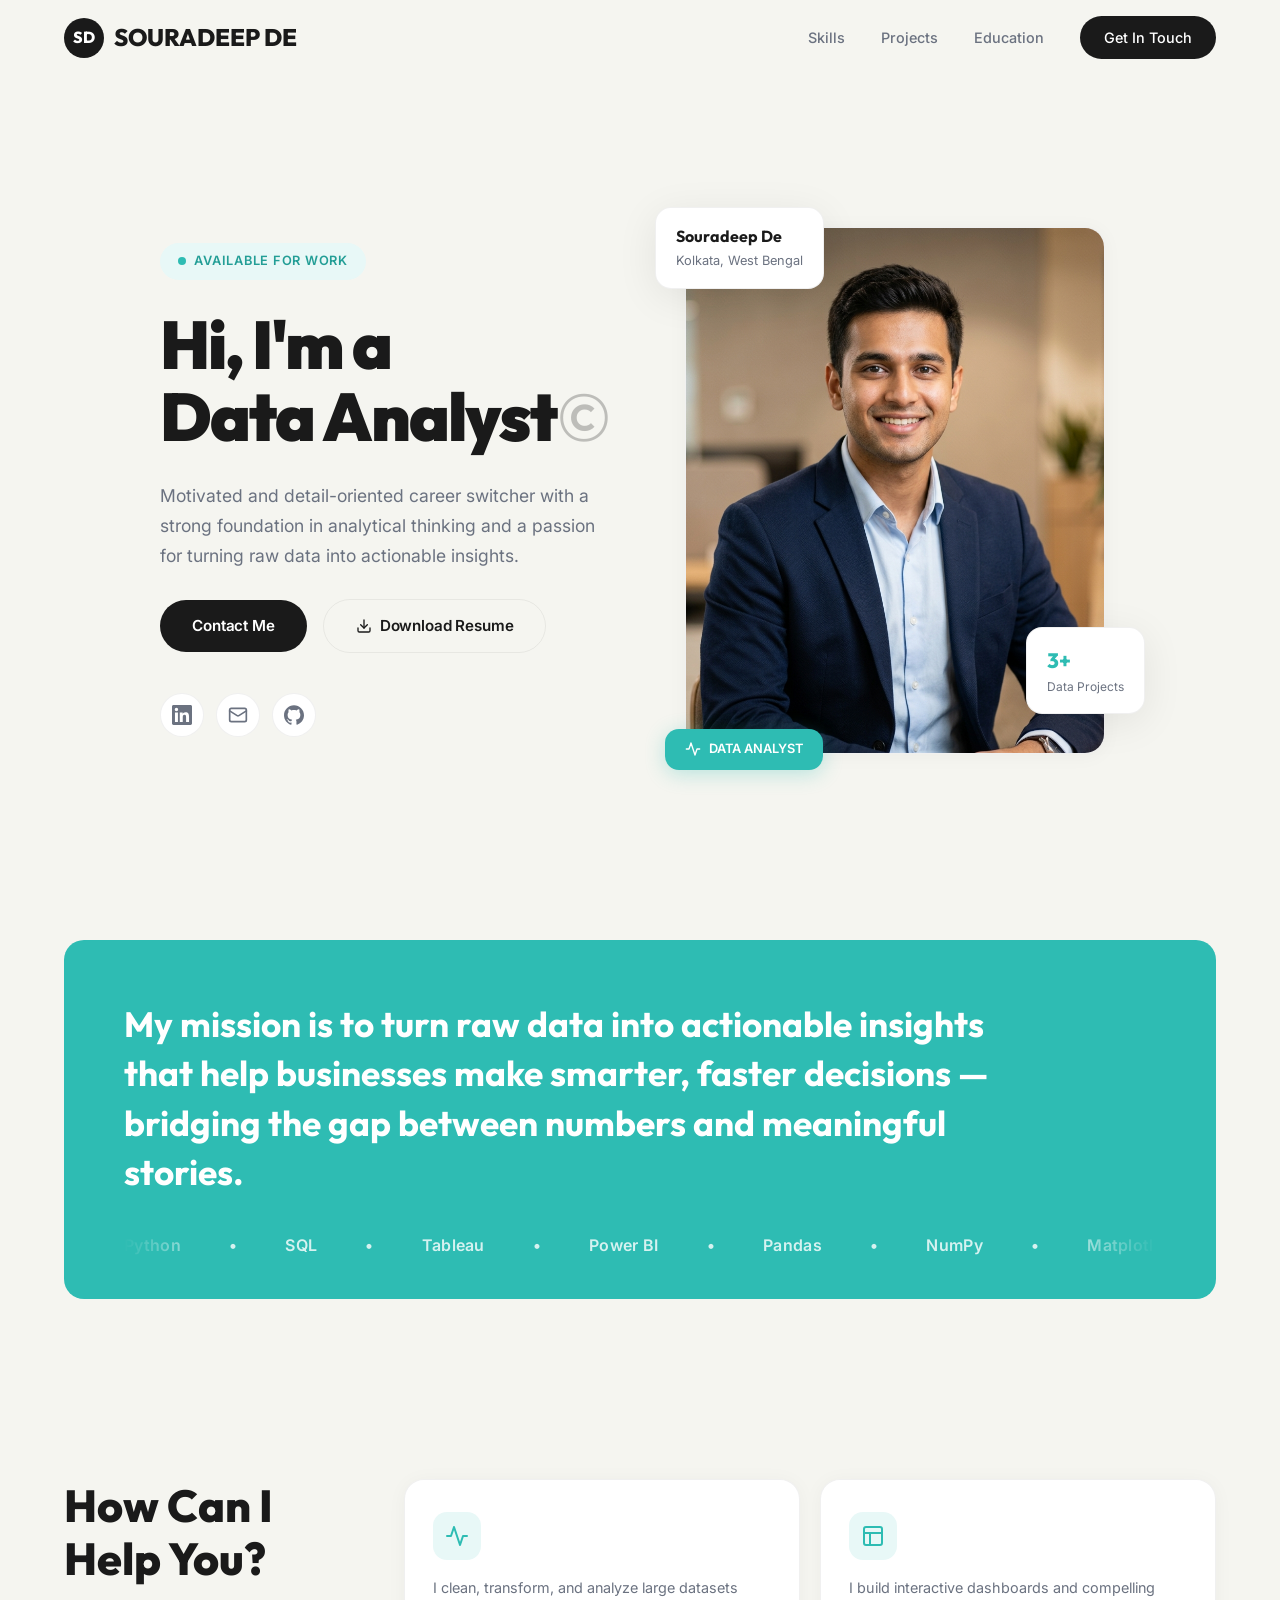
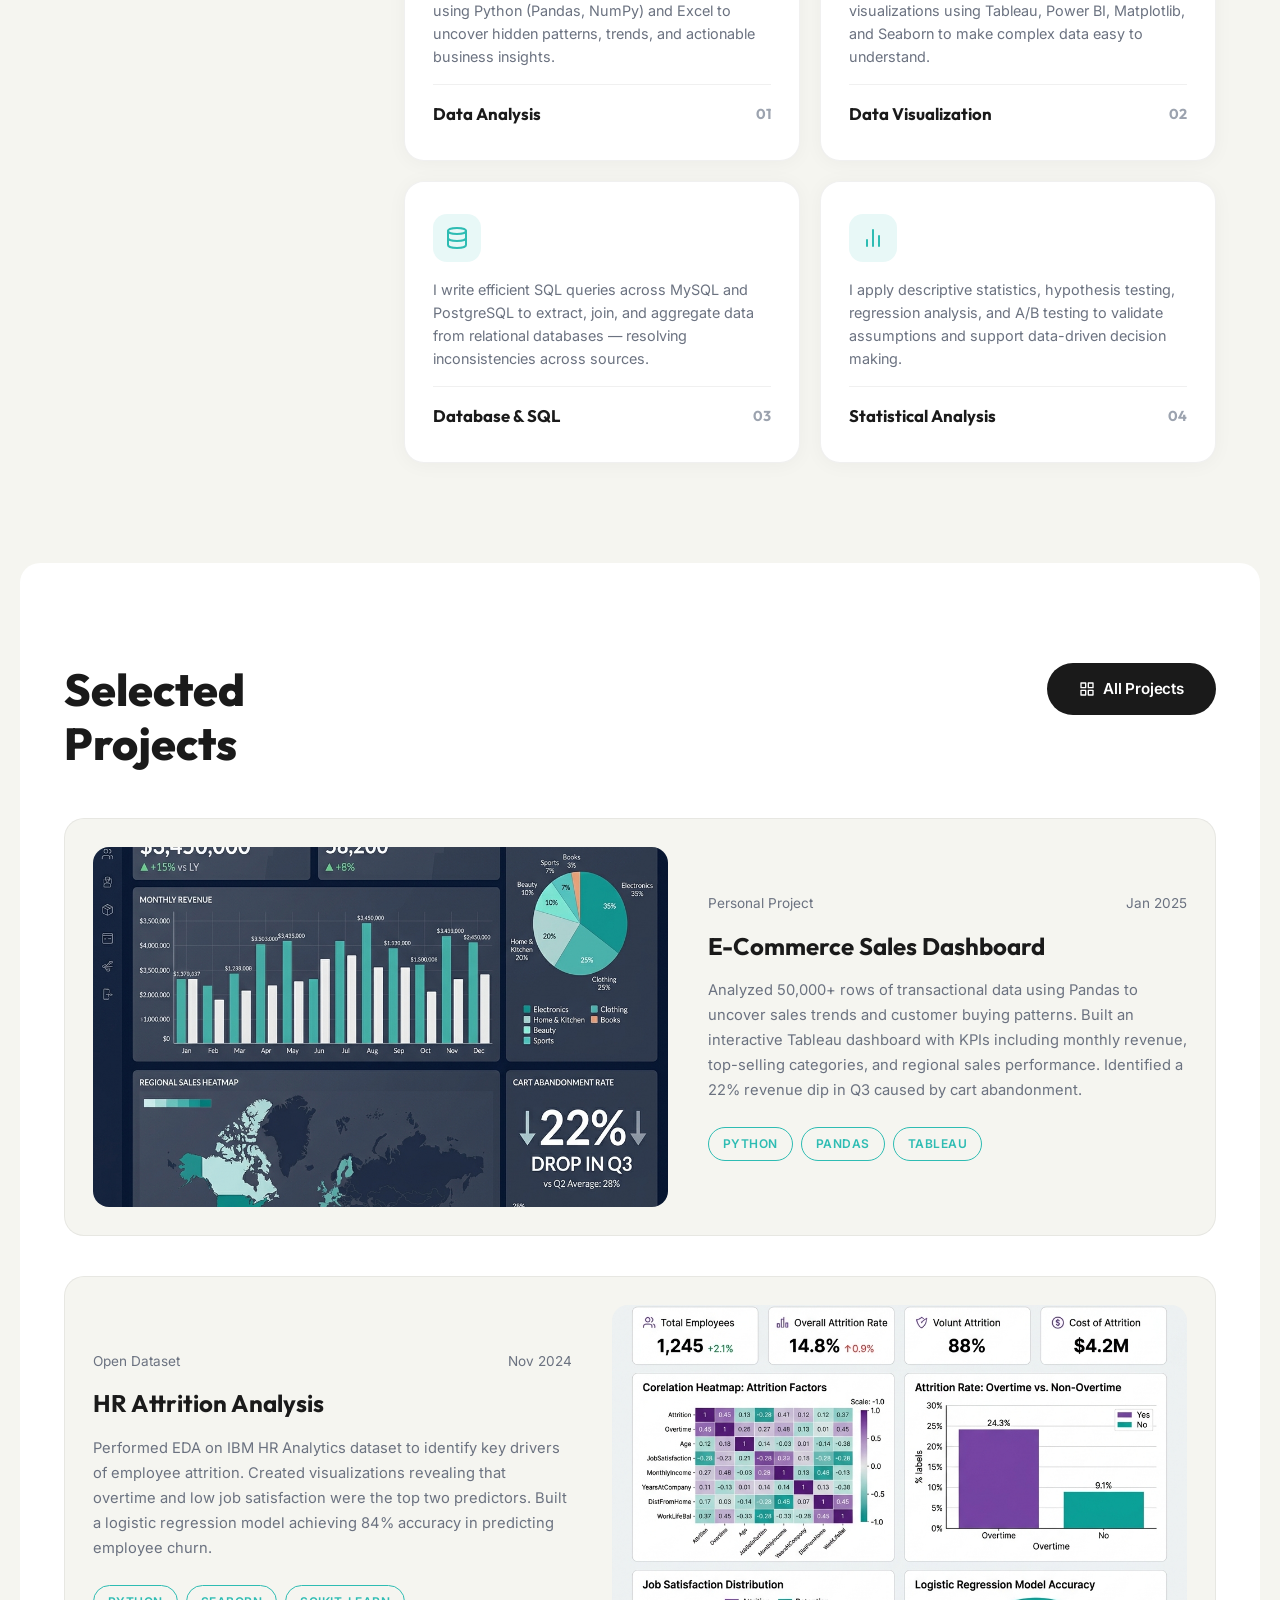
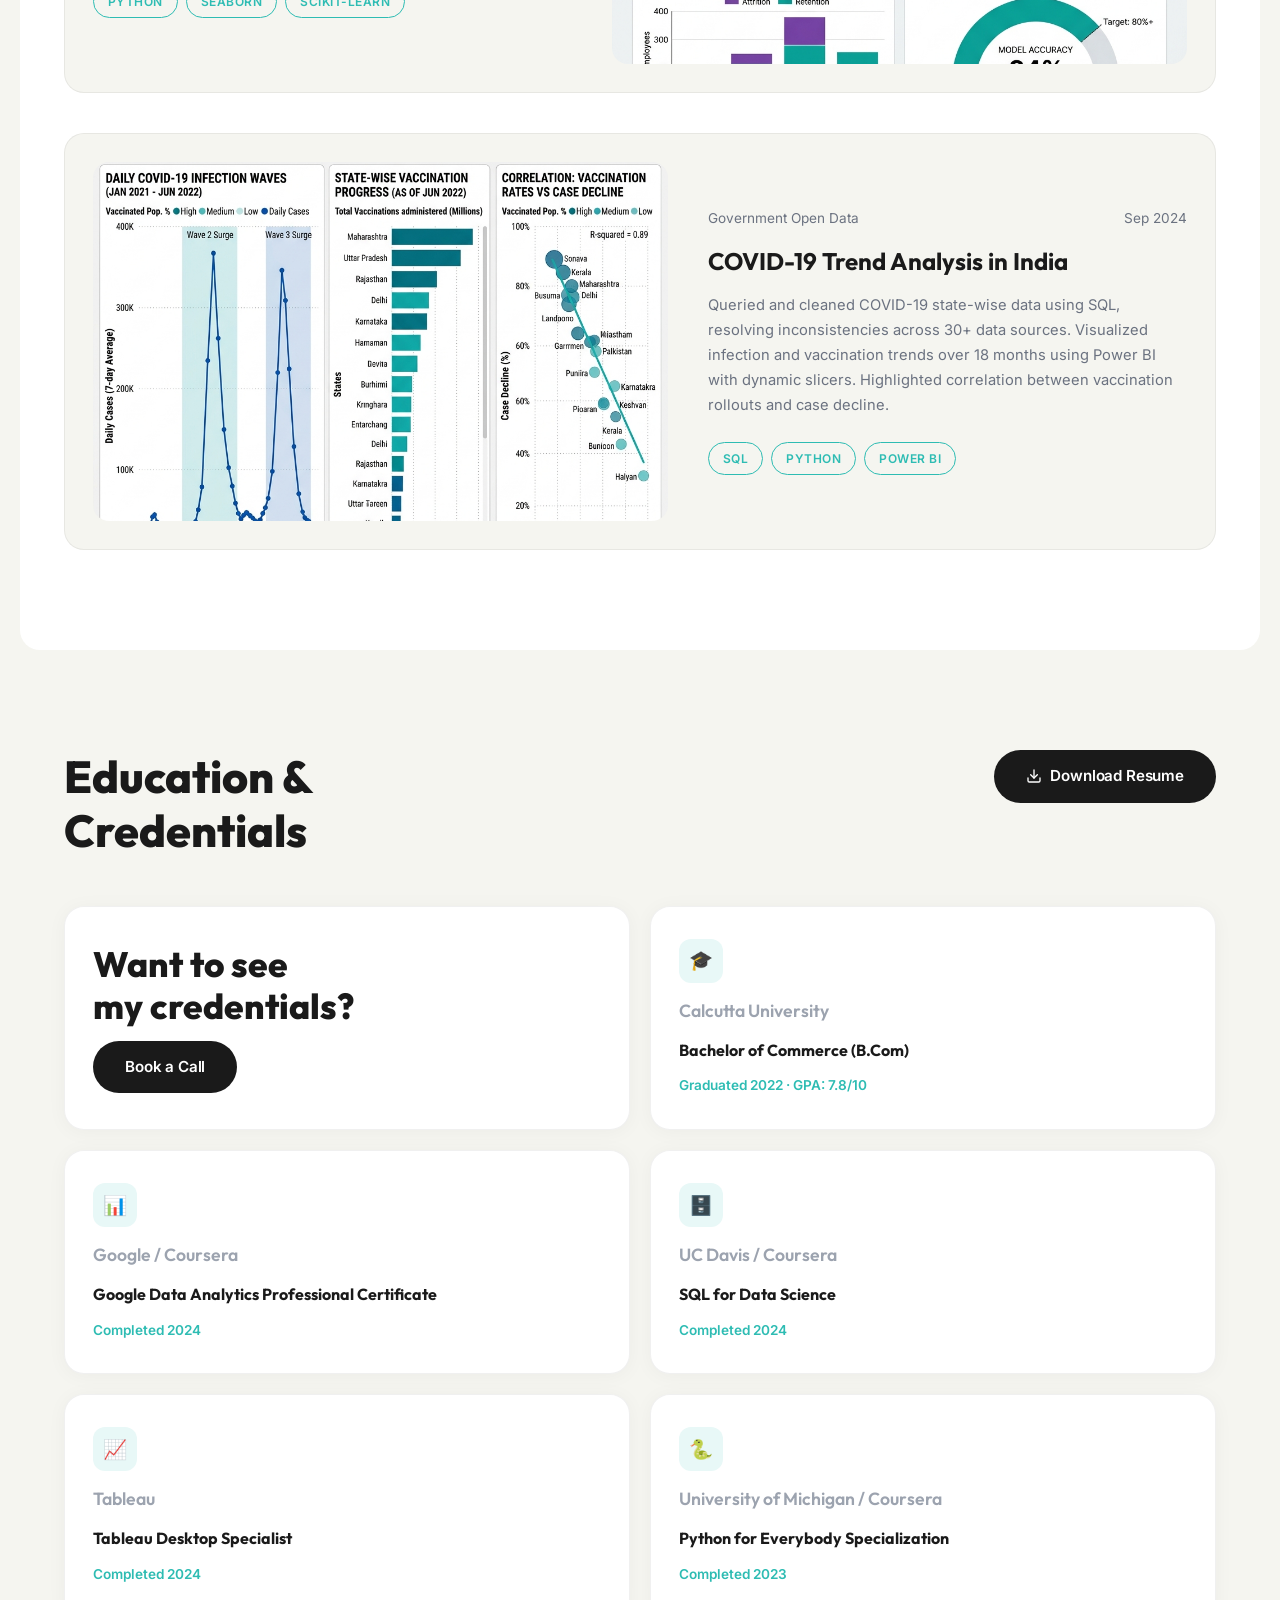
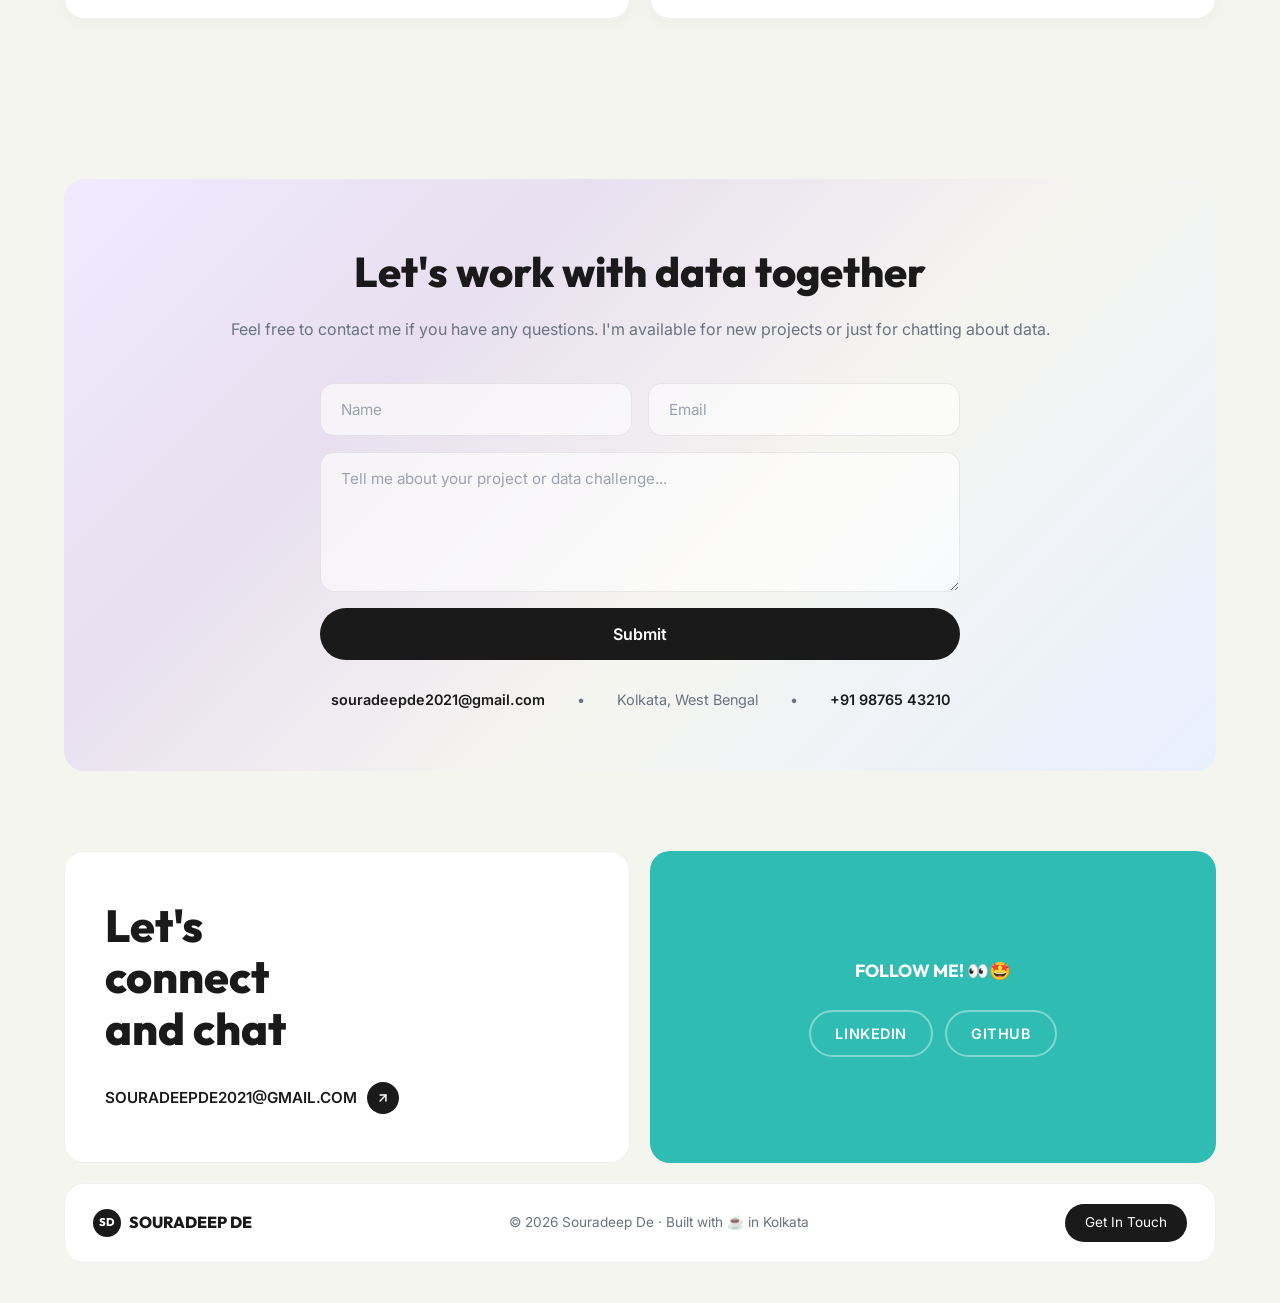
<file: index.html>
<!DOCTYPE html>
<html lang="en">
<head>
  <meta charset="UTF-8" />
  <meta name="viewport" content="width=device-width, initial-scale=1.0" />
  <title>Souradeep De — Data Analyst Portfolio</title>
  <meta name="description" content="Portfolio of Souradeep De, an aspiring Data Analyst based in Kolkata. Explore data projects, technical skills, and certifications in Python, SQL, Tableau, and Power BI." />
  <meta name="author" content="Souradeep De" />

  <!-- Open Graph -->
  <meta property="og:title" content="Souradeep De — Data Analyst Portfolio" />
  <meta property="og:description" content="Aspiring Data Analyst showcasing projects in Python, SQL, Tableau &amp; Power BI." />
  <meta property="og:type" content="website" />
  <meta property="og:image" content="assets/profile.png" />

  <!-- Twitter Card -->
  <meta name="twitter:card" content="summary_large_image" />
  <meta name="twitter:title" content="Souradeep De — Data Analyst Portfolio" />
  <meta name="twitter:description" content="Aspiring Data Analyst showcasing projects in Python, SQL, Tableau &amp; Power BI." />

  <link rel="stylesheet" href="style.css" />
  <link rel="icon" href="data:image/svg+xml,<svg xmlns='http://www.w3.org/2000/svg' viewBox='0 0 100 100'><text y='.9em' font-size='90'>📊</text></svg>" />
</head>
<body>

  <!-- ============ MOBILE OVERLAY ============ -->
  <div class="mobile-overlay" id="mobileOverlay"></div>

  <!-- ============ NAVBAR ============ -->
  <nav class="navbar" id="navbar">
    <div class="container">
      <a href="#" class="nav-logo">
        <span class="nav-logo-icon">SD</span>
        SOURADEEP DE
      </a>
      <div class="nav-links" id="navLinks">
        <a href="#skills">Skills</a>
        <a href="#projects">Projects</a>
        <a href="#education">Education</a>
        <a href="#contact" class="nav-cta">Get In Touch</a>
      </div>
      <div class="nav-hamburger" id="navHamburger">
        <span></span>
        <span></span>
        <span></span>
      </div>
    </div>
  </nav>

  <!-- ============ HERO SECTION ============ -->
  <section class="hero" id="hero">
    <div class="container">
      <div class="hero-content reveal">
        <div class="hero-badge">
          <span class="hero-badge-dot"></span>
          Available for Work
        </div>

        <h1 class="hero-title">Hi, I'm a<br/>Data Analyst<span style="opacity:0.25;font-weight:400;">©</span></h1>

        <p class="hero-subtitle">
          Motivated and detail-oriented career switcher with a strong foundation in analytical thinking and a passion for turning raw data into actionable insights.
        </p>

        <div class="hero-actions">
          <a href="#contact" class="btn btn-primary">Contact Me</a>
          <a href="Souradeep_De_Resume.pdf" target="_blank" class="btn btn-secondary">
            <svg width="16" height="16" viewBox="0 0 24 24" fill="none" stroke="currentColor" stroke-width="2" stroke-linecap="round" stroke-linejoin="round"><path d="M21 15v4a2 2 0 0 1-2 2H5a2 2 0 0 1-2-2v-4"/><polyline points="7 10 12 15 17 10"/><line x1="12" y1="15" x2="12" y2="3"/></svg>
            Download Resume
          </a>
        </div>

        <div class="hero-socials">
          <a href="https://www.linkedin.com/in/souradeepdeofficial/" target="_blank" rel="noopener noreferrer" aria-label="LinkedIn" id="social-linkedin">
            <svg viewBox="0 0 24 24" fill="currentColor"><path d="M20.447 20.452h-3.554v-5.569c0-1.328-.027-3.037-1.852-3.037-1.853 0-2.136 1.445-2.136 2.939v5.667H9.351V9h3.414v1.561h.046c.477-.9 1.637-1.85 3.37-1.85 3.601 0 4.267 2.37 4.267 5.455v6.286zM5.337 7.433a2.062 2.062 0 0 1-2.063-2.065 2.064 2.064 0 1 1 2.063 2.065zm1.782 13.019H3.555V9h3.564v11.452zM22.225 0H1.771C.792 0 0 .774 0 1.729v20.542C0 23.227.792 24 1.771 24h20.451C23.2 24 24 23.227 24 22.271V1.729C24 .774 23.2 0 22.222 0h.003z"/></svg>
          </a>
          <a href="mailto:souradeepde2021@gmail.com" aria-label="Email" id="social-email">
            <svg viewBox="0 0 24 24" fill="none" stroke="currentColor" stroke-width="2" stroke-linecap="round" stroke-linejoin="round"><rect x="2" y="4" width="20" height="16" rx="2"/><path d="m22 7-8.97 5.7a1.94 1.94 0 0 1-2.06 0L2 7"/></svg>
          </a>
          <a href="https://github.com/souradeepdeofficial" target="_blank" rel="noopener noreferrer" aria-label="GitHub" id="social-github">
            <svg viewBox="0 0 24 24" fill="currentColor"><path d="M12 .297c-6.63 0-12 5.373-12 12 0 5.303 3.438 9.8 8.205 11.385.6.113.82-.258.82-.577 0-.285-.01-1.04-.015-2.04-3.338.724-4.042-1.61-4.042-1.61C4.422 18.07 3.633 17.7 3.633 17.7c-1.087-.744.084-.729.084-.729 1.205.084 1.838 1.236 1.838 1.236 1.07 1.835 2.809 1.305 3.495.998.108-.776.417-1.305.76-1.605-2.665-.3-5.466-1.332-5.466-5.93 0-1.31.465-2.38 1.235-3.22-.135-.303-.54-1.523.105-3.176 0 0 1.005-.322 3.3 1.23.96-.267 1.98-.399 3-.405 1.02.006 2.04.138 3 .405 2.28-1.552 3.285-1.23 3.285-1.23.645 1.653.24 2.873.12 3.176.765.84 1.23 1.91 1.23 3.22 0 4.61-2.805 5.625-5.475 5.92.42.36.81 1.096.81 2.22 0 1.606-.015 2.896-.015 3.286 0 .315.21.69.825.57C20.565 22.092 24 17.592 24 12.297c0-6.627-5.373-12-12-12"/></svg>
          </a>

        </div>
      </div>

      <div class="hero-visual reveal">
        <div class="hero-photo-card">
          <!-- Floating info card -->
          <div class="hero-info-card">
            <h4>Souradeep De</h4>
            <p>Kolkata, West Bengal</p>
          </div>

          <!-- Photo -->
          <div class="hero-photo-wrapper">
            <img src="assets/profile.png" alt="Souradeep De — Aspiring Data Analyst" width="420" height="525" />
          </div>

          <!-- Tool badge -->
          <div class="hero-tool-badge">
            <svg width="16" height="16" viewBox="0 0 24 24" fill="none" stroke="currentColor" stroke-width="2" stroke-linecap="round" stroke-linejoin="round"><path d="M22 12h-4l-3 9L9 3l-3 9H2"/></svg>
            DATA ANALYST
          </div>

          <!-- Stats card -->
          <div class="hero-stats-card">
            <div class="stat-value">3+</div>
            <div class="stat-label">Data Projects</div>
          </div>
        </div>
      </div>
    </div>
  </section>

  <!-- ============ MISSION SECTION ============ -->
  <section class="mission" id="mission">
    <div class="container">
      <div class="mission-card reveal">
        <p class="mission-text">
          My mission is to turn raw data into actionable insights that help businesses make smarter, faster decisions — bridging the gap between numbers and meaningful stories.
        </p>
        <div class="mission-ticker-wrapper">
          <div class="mission-ticker">
            <span>Python</span>
            <span>•</span>
            <span>SQL</span>
            <span>•</span>
            <span>Tableau</span>
            <span>•</span>
            <span>Power BI</span>
            <span>•</span>
            <span>Pandas</span>
            <span>•</span>
            <span>NumPy</span>
            <span>•</span>
            <span>Matplotlib</span>
            <span>•</span>
            <span>Seaborn</span>
            <span>•</span>
            <span>Google Analytics</span>
            <span>•</span>
            <span>Excel</span>
            <span>•</span>
            <span>Jupyter Notebook</span>
            <span>•</span>
            <span>Git</span>
            <!-- Duplicate for seamless loop -->
            <span>•</span>
            <span>Python</span>
            <span>•</span>
            <span>SQL</span>
            <span>•</span>
            <span>Tableau</span>
            <span>•</span>
            <span>Power BI</span>
            <span>•</span>
            <span>Pandas</span>
            <span>•</span>
            <span>NumPy</span>
            <span>•</span>
            <span>Matplotlib</span>
            <span>•</span>
            <span>Seaborn</span>
            <span>•</span>
            <span>Google Analytics</span>
            <span>•</span>
            <span>Excel</span>
            <span>•</span>
            <span>Jupyter Notebook</span>
            <span>•</span>
            <span>Git</span>
          </div>
        </div>
      </div>
    </div>
  </section>

  <!-- ============ SKILLS SECTION ============ -->
  <section class="skills" id="skills">
    <div class="container">
      <div class="skills-header reveal">
        <h2 class="section-heading">How Can I Help You?</h2>
      </div>

      <div class="skills-grid">
        <!-- Skill 1 -->
        <div class="skill-card reveal">
          <div class="skill-card-icon">
            <svg viewBox="0 0 24 24" fill="none" stroke="currentColor" stroke-width="2" stroke-linecap="round" stroke-linejoin="round"><path d="M22 12h-4l-3 9L9 3l-3 9H2"/></svg>
          </div>
          <p class="skill-card-text">
            I clean, transform, and analyze large datasets using Python (Pandas, NumPy) and Excel to uncover hidden patterns, trends, and actionable business insights.
          </p>
          <div class="skill-card-footer">
            <span class="skill-card-name">Data Analysis</span>
            <span class="skill-card-num">01</span>
          </div>
        </div>

        <!-- Skill 2 -->
        <div class="skill-card reveal">
          <div class="skill-card-icon">
            <svg viewBox="0 0 24 24" fill="none" stroke="currentColor" stroke-width="2" stroke-linecap="round" stroke-linejoin="round"><rect x="3" y="3" width="18" height="18" rx="2"/><path d="M3 9h18"/><path d="M9 21V9"/></svg>
          </div>
          <p class="skill-card-text">
            I build interactive dashboards and compelling visualizations using Tableau, Power BI, Matplotlib, and Seaborn to make complex data easy to understand.
          </p>
          <div class="skill-card-footer">
            <span class="skill-card-name">Data Visualization</span>
            <span class="skill-card-num">02</span>
          </div>
        </div>

        <!-- Skill 3 -->
        <div class="skill-card reveal">
          <div class="skill-card-icon">
            <svg viewBox="0 0 24 24" fill="none" stroke="currentColor" stroke-width="2" stroke-linecap="round" stroke-linejoin="round"><ellipse cx="12" cy="5" rx="9" ry="3"/><path d="M3 5V19A9 3 0 0 0 21 19V5"/><path d="M3 12A9 3 0 0 0 21 12"/></svg>
          </div>
          <p class="skill-card-text">
            I write efficient SQL queries across MySQL and PostgreSQL to extract, join, and aggregate data from relational databases — resolving inconsistencies across sources.
          </p>
          <div class="skill-card-footer">
            <span class="skill-card-name">Database &amp; SQL</span>
            <span class="skill-card-num">03</span>
          </div>
        </div>

        <!-- Skill 4 -->
        <div class="skill-card reveal">
          <div class="skill-card-icon">
            <svg viewBox="0 0 24 24" fill="none" stroke="currentColor" stroke-width="2" stroke-linecap="round" stroke-linejoin="round"><line x1="18" y1="20" x2="18" y2="10"/><line x1="12" y1="20" x2="12" y2="4"/><line x1="6" y1="20" x2="6" y2="14"/></svg>
          </div>
          <p class="skill-card-text">
            I apply descriptive statistics, hypothesis testing, regression analysis, and A/B testing to validate assumptions and support data-driven decision making.
          </p>
          <div class="skill-card-footer">
            <span class="skill-card-name">Statistical Analysis</span>
            <span class="skill-card-num">04</span>
          </div>
        </div>
      </div>
    </div>
  </section>

  <!-- ============ PROJECTS SECTION ============ -->
  <section class="projects" id="projects">
    <div class="container">
      <div class="projects-header reveal">
        <h2 class="section-heading">Selected<br/>Projects</h2>
        <a href="projects.html" class="btn btn-primary" id="all-projects-btn">
          <svg width="16" height="16" viewBox="0 0 24 24" fill="none" stroke="currentColor" stroke-width="2" stroke-linecap="round" stroke-linejoin="round"><rect x="3" y="3" width="7" height="7"/><rect x="14" y="3" width="7" height="7"/><rect x="3" y="14" width="7" height="7"/><rect x="14" y="14" width="7" height="7"/></svg>
          All Projects
        </a>
      </div>

      <div class="projects-grid">

        <!-- Project 1: E-Commerce Sales Dashboard -->
        <div class="project-card reveal">
          <div class="project-image">
            <img src="assets/project-ecommerce.png" alt="E-Commerce Sales Dashboard — Tableau visualization showing monthly revenue, top categories, and regional sales" loading="lazy" />
          </div>
          <div class="project-info">
            <div class="project-meta">
              <span>Personal Project</span>
              <span>Jan 2025</span>
            </div>
            <h3 class="project-name">E-Commerce Sales Dashboard</h3>
            <p class="project-desc">
              Analyzed 50,000+ rows of transactional data using Pandas to uncover sales trends and customer buying patterns. Built an interactive Tableau dashboard with KPIs including monthly revenue, top-selling categories, and regional sales performance. Identified a 22% revenue dip in Q3 caused by cart abandonment.
            </p>
            <div class="project-tags">
              <span class="project-tag">Python</span>
              <span class="project-tag">Pandas</span>
              <span class="project-tag">Tableau</span>
            </div>
          </div>
        </div>

        <!-- Project 2: HR Attrition Analysis -->
        <div class="project-card reveal">
          <div class="project-image">
            <img src="assets/project-hr.png" alt="HR Attrition Analysis — Seaborn visualizations showing attrition predictors and logistic regression results" loading="lazy" />
          </div>
          <div class="project-info">
            <div class="project-meta">
              <span>Open Dataset</span>
              <span>Nov 2024</span>
            </div>
            <h3 class="project-name">HR Attrition Analysis</h3>
            <p class="project-desc">
              Performed EDA on IBM HR Analytics dataset to identify key drivers of employee attrition. Created visualizations revealing that overtime and low job satisfaction were the top two predictors. Built a logistic regression model achieving 84% accuracy in predicting employee churn.
            </p>
            <div class="project-tags">
              <span class="project-tag">Python</span>
              <span class="project-tag">Seaborn</span>
              <span class="project-tag">Scikit-learn</span>
            </div>
          </div>
        </div>

        <!-- Project 3: COVID-19 Trend Analysis -->
        <div class="project-card reveal">
          <div class="project-image">
            <img src="assets/project-covid.png" alt="COVID-19 Trend Analysis in India — Power BI dashboard with infection waves and vaccination trends" loading="lazy" />
          </div>
          <div class="project-info">
            <div class="project-meta">
              <span>Government Open Data</span>
              <span>Sep 2024</span>
            </div>
            <h3 class="project-name">COVID-19 Trend Analysis in India</h3>
            <p class="project-desc">
              Queried and cleaned COVID-19 state-wise data using SQL, resolving inconsistencies across 30+ data sources. Visualized infection and vaccination trends over 18 months using Power BI with dynamic slicers. Highlighted correlation between vaccination rollouts and case decline.
            </p>
            <div class="project-tags">
              <span class="project-tag">SQL</span>
              <span class="project-tag">Python</span>
              <span class="project-tag">Power BI</span>
            </div>
          </div>
        </div>

      </div>
    </div>
  </section>

  <!-- ============ EDUCATION & CERTIFICATIONS SECTION ============ -->
  <section class="education" id="education">
    <div class="container">
      <div class="education-header reveal">
        <h2 class="section-heading">Education &amp;<br/>Credentials</h2>
        <a href="Souradeep_De_Resume.pdf" target="_blank" class="btn btn-primary" id="download-resume-btn">
          <svg width="16" height="16" viewBox="0 0 24 24" fill="none" stroke="currentColor" stroke-width="2" stroke-linecap="round" stroke-linejoin="round"><path d="M21 15v4a2 2 0 0 1-2 2H5a2 2 0 0 1-2-2v-4"/><polyline points="7 10 12 15 17 10"/><line x1="12" y1="15" x2="12" y2="3"/></svg>
          Download Resume
        </a>
      </div>

      <div class="education-grid">

        <!-- CTA Card -->
        <div class="education-card cta-card reveal">
          <h3 class="section-heading">Want to see<br/>my credentials?</h3>
          <a href="#contact" class="btn btn-primary" style="width:fit-content;" id="credentials-cta-btn">Book a Call</a>
        </div>

        <!-- Education 1 -->
        <div class="education-card reveal">
          <div class="education-icon">🎓</div>
          <span class="education-institution">Calcutta University</span>
          <h3 class="education-title">Bachelor of Commerce (B.Com)</h3>
          <span class="education-year">Graduated 2022 · GPA: 7.8/10</span>
        </div>

        <!-- Certification 1 -->
        <div class="education-card reveal">
          <div class="education-icon">📊</div>
          <span class="education-institution">Google / Coursera</span>
          <h3 class="education-title">Google Data Analytics Professional Certificate</h3>
          <span class="education-year">Completed 2024</span>
        </div>

        <!-- Certification 2 -->
        <div class="education-card reveal">
          <div class="education-icon">🗄️</div>
          <span class="education-institution">UC Davis / Coursera</span>
          <h3 class="education-title">SQL for Data Science</h3>
          <span class="education-year">Completed 2024</span>
        </div>

        <!-- Certification 3 -->
        <div class="education-card reveal">
          <div class="education-icon">📈</div>
          <span class="education-institution">Tableau</span>
          <h3 class="education-title">Tableau Desktop Specialist</h3>
          <span class="education-year">Completed 2024</span>
        </div>

        <!-- Certification 4 -->
        <div class="education-card reveal">
          <div class="education-icon">🐍</div>
          <span class="education-institution">University of Michigan / Coursera</span>
          <h3 class="education-title">Python for Everybody Specialization</h3>
          <span class="education-year">Completed 2023</span>
        </div>

      </div>
    </div>
  </section>

  <!-- ============ CONTACT SECTION ============ -->
  <section class="contact" id="contact">
    <div class="container">
      <div class="contact-card reveal">
        <h2 class="contact-title">Let's work with data together</h2>
        <p class="contact-subtitle">Feel free to contact me if you have any questions. I'm available for new projects or just for chatting about data.</p>

        <form class="contact-form" id="contactForm" novalidate>
          <div class="contact-form-row">
            <div class="form-field">
              <input type="text" name="name" placeholder="Name" required id="contact-name" />
              <span class="field-error" id="error-name"></span>
            </div>
            <div class="form-field">
              <input type="email" name="email" placeholder="Email" required id="contact-email" />
              <span class="field-error" id="error-email"></span>
            </div>
          </div>
          <div class="form-field">
            <textarea name="message" placeholder="Tell me about your project or data challenge..." required id="contact-message"></textarea>
            <span class="field-error" id="error-message"></span>
          </div>
          <button type="submit" class="btn btn-primary" id="contact-submit">Submit</button>
        </form>

        <!-- Success Toast -->
        <div class="form-success" id="formSuccess">
          <div class="form-success-icon">
            <svg width="28" height="28" viewBox="0 0 24 24" fill="none" stroke="currentColor" stroke-width="2.5" stroke-linecap="round" stroke-linejoin="round"><path d="M22 11.08V12a10 10 0 1 1-5.93-9.14"/><polyline points="22 4 12 14.01 9 11.01"/></svg>
          </div>
          <h4>Message Sent Successfully!</h4>
          <p>Thank you for reaching out. I'll get back to you soon.</p>
        </div>

        <div class="contact-info-row">
          <span>
            <a href="mailto:souradeepde2021@gmail.com">souradeepde2021@gmail.com</a>
          </span>
          <span>•</span>
          <span>Kolkata, West Bengal</span>
          <span>•</span>
          <span>
            <a href="tel:+919876543210">+91 98765 43210</a>
          </span>
        </div>
      </div>
    </div>
  </section>

  <!-- ============ FOOTER SECTION ============ -->
  <footer class="footer" id="footer">
    <div class="container">
      <div class="footer-grid">
        <!-- Left card: connect -->
        <div class="footer-card footer-connect reveal">
          <h3 class="footer-connect-title">Let's<br/>connect<br/>and chat</h3>
          <a href="mailto:souradeepde2021@gmail.com" class="footer-email" id="footer-email-link">
            SOURADEEPDE2021@GMAIL.COM
            <span class="footer-email-icon">
              <svg width="14" height="14" viewBox="0 0 24 24" fill="none" stroke="currentColor" stroke-width="2.5" stroke-linecap="round" stroke-linejoin="round"><line x1="7" y1="17" x2="17" y2="7"/><polyline points="7 7 17 7 17 17"/></svg>
            </span>
          </a>
        </div>

        <!-- Right card: social -->
        <div class="footer-card footer-social reveal">
          <span class="footer-social-label">FOLLOW ME! 👀🤩</span>
          <div class="footer-social-links">
            <a href="https://www.linkedin.com/in/souradeepdeofficial/" target="_blank" rel="noopener noreferrer" class="footer-social-link" id="footer-linkedin">LinkedIn</a>
            <a href="https://github.com/souradeepdeofficial" target="_blank" rel="noopener noreferrer" class="footer-social-link" id="footer-github">GitHub</a>
          </div>
        </div>
      </div>

      <!-- Bottom bar -->
      <div class="footer-bottom">
        <div class="footer-logo">
          <span>SD</span>
          SOURADEEP DE
        </div>
        <span class="footer-copy">© 2026 Souradeep De · Built with ☕ in Kolkata</span>
        <a href="#contact" class="nav-cta" id="footer-cta">Get In Touch</a>
      </div>
    </div>
  </footer>

  <script src="script.js"></script>
</body>
</html>
</file>
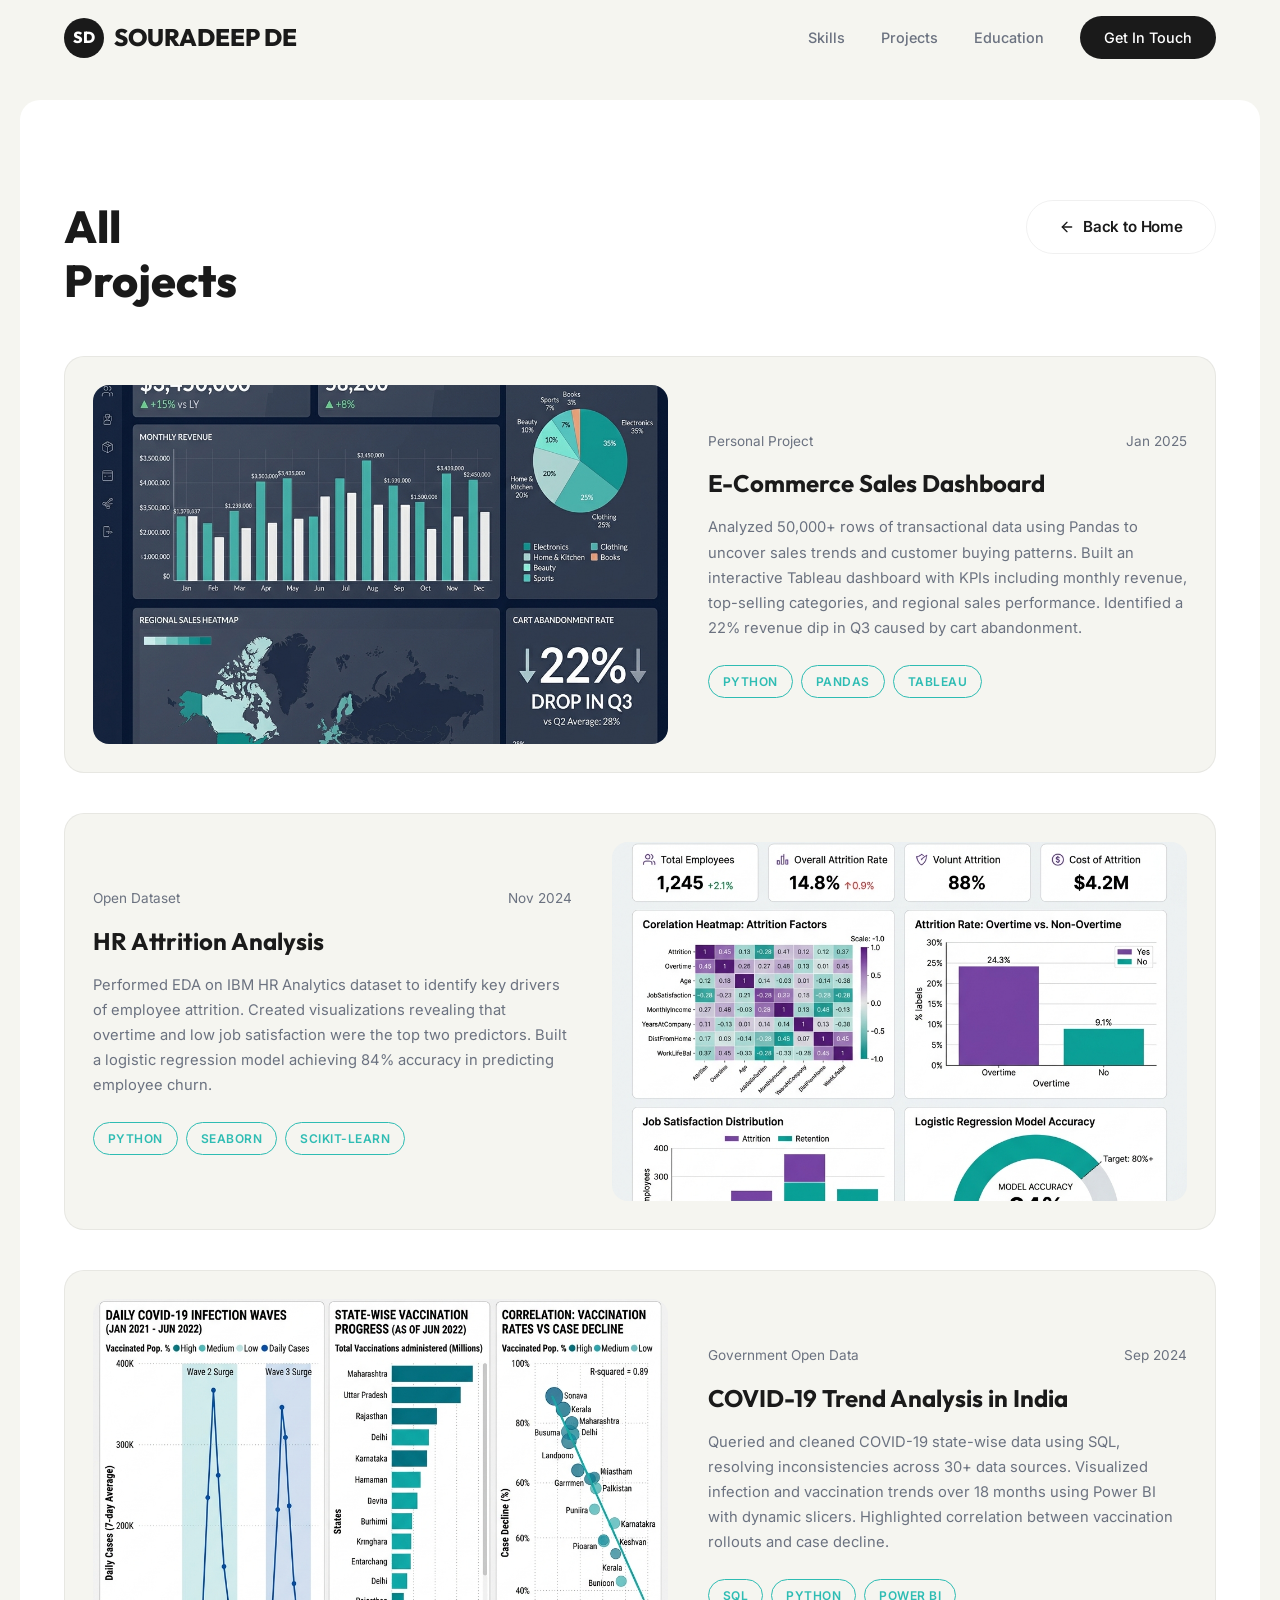
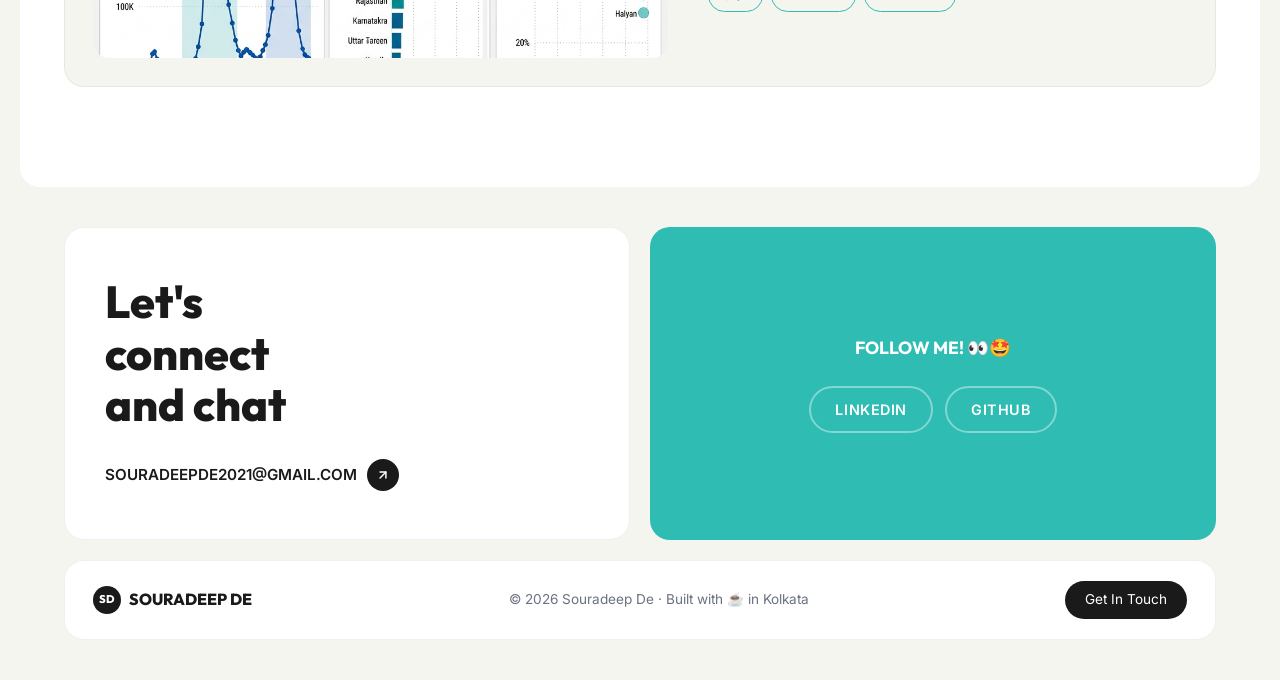
<file: projects.html>
<!DOCTYPE html>
<html lang="en">
<head>
  <meta charset="UTF-8" />
  <meta name="viewport" content="width=device-width, initial-scale=1.0" />
  <title>All Projects — Souradeep De</title>
  <meta name="description" content="Browse all data analytics projects by Souradeep De, including dashboards, analysis, and visualizations built with Python, SQL, Tableau, and Power BI." />
  <meta name="author" content="Souradeep De" />

  <!-- Open Graph -->
  <meta property="og:title" content="All Projects — Souradeep De" />
  <meta property="og:description" content="Browse all data analytics projects by Souradeep De." />
  <meta property="og:type" content="website" />

  <link rel="stylesheet" href="style.css" />
  <link rel="icon" href="data:image/svg+xml,<svg xmlns='http://www.w3.org/2000/svg' viewBox='0 0 100 100'><text y='.9em' font-size='90'>📊</text></svg>" />
</head>
<body>

  <!-- ============ MOBILE OVERLAY ============ -->
  <div class="mobile-overlay" id="mobileOverlay"></div>

  <!-- ============ NAVBAR ============ -->
  <nav class="navbar" id="navbar">
    <div class="container">
      <a href="index.html" class="nav-logo">
        <span class="nav-logo-icon">SD</span>
        SOURADEEP DE
      </a>
      <div class="nav-links" id="navLinks">
        <a href="index.html#skills">Skills</a>
        <a href="index.html#projects">Projects</a>
        <a href="index.html#education">Education</a>
        <a href="index.html#contact" class="nav-cta">Get In Touch</a>
      </div>
      <div class="nav-hamburger" id="navHamburger">
        <span></span>
        <span></span>
        <span></span>
      </div>
    </div>
  </nav>

  <!-- ============ ALL PROJECTS SECTION ============ -->
  <section class="projects projects-page" id="projects">
    <div class="container">
      <div class="projects-header reveal">
        <h1 class="section-heading">All<br/>Projects</h1>
        <a href="index.html" class="btn btn-secondary" id="back-home-btn">
          <svg width="16" height="16" viewBox="0 0 24 24" fill="none" stroke="currentColor" stroke-width="2" stroke-linecap="round" stroke-linejoin="round"><line x1="19" y1="12" x2="5" y2="12"/><polyline points="12 19 5 12 12 5"/></svg>
          Back to Home
        </a>
      </div>

      <div class="projects-grid">

        <!-- Project 1: E-Commerce Sales Dashboard -->
        <div class="project-card reveal">
          <div class="project-image">
            <img src="assets/project-ecommerce.png" alt="E-Commerce Sales Dashboard — Tableau visualization showing monthly revenue, top categories, and regional sales" loading="lazy" />
          </div>
          <div class="project-info">
            <div class="project-meta">
              <span>Personal Project</span>
              <span>Jan 2025</span>
            </div>
            <h3 class="project-name">E-Commerce Sales Dashboard</h3>
            <p class="project-desc">
              Analyzed 50,000+ rows of transactional data using Pandas to uncover sales trends and customer buying patterns. Built an interactive Tableau dashboard with KPIs including monthly revenue, top-selling categories, and regional sales performance. Identified a 22% revenue dip in Q3 caused by cart abandonment.
            </p>
            <div class="project-tags">
              <span class="project-tag">Python</span>
              <span class="project-tag">Pandas</span>
              <span class="project-tag">Tableau</span>
            </div>
          </div>
        </div>

        <!-- Project 2: HR Attrition Analysis -->
        <div class="project-card reveal">
          <div class="project-image">
            <img src="assets/project-hr.png" alt="HR Attrition Analysis — Seaborn visualizations showing attrition predictors and logistic regression results" loading="lazy" />
          </div>
          <div class="project-info">
            <div class="project-meta">
              <span>Open Dataset</span>
              <span>Nov 2024</span>
            </div>
            <h3 class="project-name">HR Attrition Analysis</h3>
            <p class="project-desc">
              Performed EDA on IBM HR Analytics dataset to identify key drivers of employee attrition. Created visualizations revealing that overtime and low job satisfaction were the top two predictors. Built a logistic regression model achieving 84% accuracy in predicting employee churn.
            </p>
            <div class="project-tags">
              <span class="project-tag">Python</span>
              <span class="project-tag">Seaborn</span>
              <span class="project-tag">Scikit-learn</span>
            </div>
          </div>
        </div>

        <!-- Project 3: COVID-19 Trend Analysis -->
        <div class="project-card reveal">
          <div class="project-image">
            <img src="assets/project-covid.png" alt="COVID-19 Trend Analysis in India — Power BI dashboard with infection waves and vaccination trends" loading="lazy" />
          </div>
          <div class="project-info">
            <div class="project-meta">
              <span>Government Open Data</span>
              <span>Sep 2024</span>
            </div>
            <h3 class="project-name">COVID-19 Trend Analysis in India</h3>
            <p class="project-desc">
              Queried and cleaned COVID-19 state-wise data using SQL, resolving inconsistencies across 30+ data sources. Visualized infection and vaccination trends over 18 months using Power BI with dynamic slicers. Highlighted correlation between vaccination rollouts and case decline.
            </p>
            <div class="project-tags">
              <span class="project-tag">SQL</span>
              <span class="project-tag">Python</span>
              <span class="project-tag">Power BI</span>
            </div>
          </div>
        </div>

      </div>
    </div>
  </section>

  <!-- ============ FOOTER SECTION ============ -->
  <footer class="footer" id="footer">
    <div class="container">
      <div class="footer-grid">
        <!-- Left card: connect -->
        <div class="footer-card footer-connect reveal">
          <h3 class="footer-connect-title">Let's<br/>connect<br/>and chat</h3>
          <a href="mailto:souradeepde2021@gmail.com" class="footer-email" id="footer-email-link">
            SOURADEEPDE2021@GMAIL.COM
            <span class="footer-email-icon">
              <svg width="14" height="14" viewBox="0 0 24 24" fill="none" stroke="currentColor" stroke-width="2.5" stroke-linecap="round" stroke-linejoin="round"><line x1="7" y1="17" x2="17" y2="7"/><polyline points="7 7 17 7 17 17"/></svg>
            </span>
          </a>
        </div>

        <!-- Right card: social -->
        <div class="footer-card footer-social reveal">
          <span class="footer-social-label">FOLLOW ME! 👀🤩</span>
          <div class="footer-social-links">
            <a href="https://www.linkedin.com/in/souradeepdeofficial/" target="_blank" rel="noopener noreferrer" class="footer-social-link" id="footer-linkedin">LinkedIn</a>
            <a href="https://github.com/souradeepdeofficial" target="_blank" rel="noopener noreferrer" class="footer-social-link" id="footer-github">GitHub</a>
          </div>
        </div>
      </div>

      <!-- Bottom bar -->
      <div class="footer-bottom">
        <div class="footer-logo">
          <span>SD</span>
          SOURADEEP DE
        </div>
        <span class="footer-copy">© 2026 Souradeep De · Built with ☕ in Kolkata</span>
        <a href="index.html#contact" class="nav-cta" id="footer-cta">Get In Touch</a>
      </div>
    </div>
  </footer>

  <script src="script.js"></script>
</body>
</html>
</file>
<file: style.css>
/* ============================================================
   SOURADEEP DE — DATA ANALYST PORTFOLIO
   Design System + All Section Styles
   ============================================================ */

/* --- Google Fonts Import --- */
@import url('https://fonts.googleapis.com/css2?family=Inter:wght@300;400;500;600;700&family=Outfit:wght@400;500;600;700;800;900&display=swap');

/* --- CSS Custom Properties (Design Tokens) --- */
:root {
  /* Colors */
  --clr-primary: #2EBCB3;
  --clr-primary-dark: #239E96;
  --clr-primary-light: #E8F8F7;
  --clr-dark: #1A1A1A;
  --clr-dark-soft: #333333;
  --clr-gray: #6B7280;
  --clr-gray-light: #9CA3AF;
  --clr-bg: #F5F5F0;
  --clr-card: #FFFFFF;
  --clr-card-border: rgba(0, 0, 0, 0.06);
  --clr-lavender: #E8E0F0;
  --clr-lavender-light: #F0EAFF;

  /* Typography */
  --ff-heading: 'Outfit', sans-serif;
  --ff-body: 'Inter', sans-serif;

  /* Spacing */
  --section-padding: 100px 0;
  --container-width: 1200px;
  --container-padding: 0 24px;

  /* Radius */
  --radius-card: 20px;
  --radius-pill: 999px;
  --radius-sm: 12px;

  /* Shadows */
  --shadow-card: 0 2px 20px rgba(0, 0, 0, 0.04);
  --shadow-card-hover: 0 8px 40px rgba(0, 0, 0, 0.08);
  --shadow-nav: 0 4px 30px rgba(0, 0, 0, 0.06);

  /* Transitions */
  --transition-fast: 0.2s ease;
  --transition-base: 0.3s ease;
  --transition-slow: 0.5s ease;
}

/* --- Reset & Base --- */
*,
*::before,
*::after {
  margin: 0;
  padding: 0;
  box-sizing: border-box;
}

html {
  scroll-behavior: smooth;
  scroll-padding-top: 90px;
}

body {
  font-family: var(--ff-body);
  font-size: 16px;
  line-height: 1.6;
  color: var(--clr-dark);
  background-color: var(--clr-bg);
  -webkit-font-smoothing: antialiased;
  -moz-osx-font-smoothing: grayscale;
  overflow-x: hidden;
}

a {
  text-decoration: none;
  color: inherit;
}

ul, ol {
  list-style: none;
}

img {
  max-width: 100%;
  display: block;
}

button {
  font-family: var(--ff-body);
  cursor: pointer;
  border: none;
  outline: none;
}

/* --- Container --- */
.container {
  max-width: var(--container-width);
  margin: 0 auto;
  padding: var(--container-padding);
}

/* --- Section Heading --- */
.section-heading {
  font-family: var(--ff-heading);
  font-size: clamp(2rem, 4vw, 2.8rem);
  font-weight: 800;
  color: var(--clr-dark);
  line-height: 1.2;
}

/* --- Buttons --- */
.btn {
  display: inline-flex;
  align-items: center;
  gap: 8px;
  padding: 14px 32px;
  border-radius: var(--radius-pill);
  font-weight: 600;
  font-size: 0.95rem;
  transition: all var(--transition-base);
  letter-spacing: -0.01em;
}

.btn-primary {
  background: var(--clr-dark);
  color: #FFFFFF;
}

.btn-primary:hover {
  background: #333;
  transform: translateY(-2px);
  box-shadow: 0 6px 24px rgba(0, 0, 0, 0.15);
}

.btn-secondary {
  background: transparent;
  color: var(--clr-dark);
  border: 1.5px solid var(--clr-card-border);
}

.btn-secondary:hover {
  background: var(--clr-dark);
  color: #fff;
  border-color: var(--clr-dark);
  transform: translateY(-2px);
}

.btn-teal {
  background: var(--clr-primary);
  color: #fff;
}

.btn-teal:hover {
  background: var(--clr-primary-dark);
  transform: translateY(-2px);
  box-shadow: 0 6px 24px rgba(46, 188, 179, 0.25);
}

/* --- Animated reveal --- */
.reveal {
  opacity: 0;
  transform: translateY(40px);
  transition: opacity 0.7s cubic-bezier(0.22, 1, 0.36, 1),
              transform 0.7s cubic-bezier(0.22, 1, 0.36, 1);
}

.reveal.visible {
  opacity: 1;
  transform: translateY(0);
}

/* ============================================================
   NAVBAR
   ============================================================ */
.navbar {
  position: fixed;
  top: 0;
  left: 0;
  right: 0;
  z-index: 1000;
  padding: 16px 0;
  transition: all var(--transition-base);
}

.navbar.scrolled {
  background: rgba(245, 245, 240, 0.85);
  backdrop-filter: blur(20px);
  -webkit-backdrop-filter: blur(20px);
  box-shadow: var(--shadow-nav);
  padding: 12px 0;
}

.navbar .container {
  display: flex;
  align-items: center;
  justify-content: space-between;
}

.nav-logo {
  font-family: var(--ff-heading);
  font-size: 1.5rem;
  font-weight: 800;
  color: var(--clr-dark);
  display: flex;
  align-items: center;
  gap: 10px;
}

.nav-logo-icon {
  width: 40px;
  height: 40px;
  border-radius: 50%;
  background: var(--clr-dark);
  color: #fff;
  display: flex;
  align-items: center;
  justify-content: center;
  font-family: var(--ff-heading);
  font-weight: 800;
  font-size: 1rem;
}

.nav-links {
  display: flex;
  align-items: center;
  gap: 36px;
}

.nav-links a {
  font-size: 0.9rem;
  font-weight: 500;
  color: var(--clr-gray);
  transition: color var(--transition-fast);
  position: relative;
}

.nav-links a::after {
  content: '';
  position: absolute;
  bottom: -4px;
  left: 0;
  width: 0;
  height: 2px;
  background: var(--clr-primary);
  transition: width var(--transition-base);
}

.nav-links a:hover,
.nav-links a.active {
  color: var(--clr-dark);
}

.nav-links a:hover::after,
.nav-links a.active::after {
  width: 100%;
}

.nav-cta {
  font-size: 0.9rem !important;
  color: #fff !important;
  background: var(--clr-dark);
  padding: 10px 24px;
  border-radius: var(--radius-pill);
  transition: all var(--transition-base) !important;
}

.nav-cta::after {
  display: none !important;
}

.nav-cta:hover {
  background: #333 !important;
  transform: translateY(-1px);
  box-shadow: 0 4px 16px rgba(0, 0, 0, 0.12);
}

/* Hamburger (mobile) */
.nav-hamburger {
  display: none;
  flex-direction: column;
  gap: 5px;
  cursor: pointer;
  padding: 4px;
  z-index: 1010;
}

.nav-hamburger span {
  width: 24px;
  height: 2px;
  background: var(--clr-dark);
  transition: all var(--transition-base);
  border-radius: 2px;
}

.nav-hamburger.open span:nth-child(1) {
  transform: rotate(45deg) translate(5px, 5px);
}

.nav-hamburger.open span:nth-child(2) {
  opacity: 0;
}

.nav-hamburger.open span:nth-child(3) {
  transform: rotate(-45deg) translate(5px, -5px);
}

/* ============================================================
   HERO SECTION
   ============================================================ */
.hero {
  padding: 160px 0 80px;
  min-height: 100vh;
  display: flex;
  align-items: center;
}

.hero .container {
  display: grid;
  grid-template-columns: 1fr 1fr;
  gap: 60px;
  align-items: center;
}

.hero-content {
  display: flex;
  flex-direction: column;
  gap: 28px;
}

.hero-badge {
  display: inline-flex;
  align-items: center;
  gap: 8px;
  background: var(--clr-primary-light);
  color: var(--clr-primary-dark);
  padding: 8px 18px;
  border-radius: var(--radius-pill);
  font-size: 0.8rem;
  font-weight: 600;
  text-transform: uppercase;
  letter-spacing: 0.06em;
  width: fit-content;
}

.hero-badge-dot {
  width: 8px;
  height: 8px;
  border-radius: 50%;
  background: var(--clr-primary);
  animation: pulse 2s ease-in-out infinite;
}

@keyframes pulse {
  0%, 100% { opacity: 1; transform: scale(1); }
  50% { opacity: 0.5; transform: scale(1.3); }
}

.hero-title {
  font-family: var(--ff-heading);
  font-size: clamp(2.8rem, 5.5vw, 4.2rem);
  font-weight: 900;
  line-height: 1.08;
  color: var(--clr-dark);
  letter-spacing: -0.03em;
}

.hero-subtitle {
  font-size: 1.1rem;
  color: var(--clr-gray);
  line-height: 1.7;
  max-width: 440px;
}

.hero-actions {
  display: flex;
  align-items: center;
  gap: 16px;
  flex-wrap: wrap;
}

.hero-socials {
  display: flex;
  gap: 12px;
  margin-top: 12px;
}

.hero-socials a {
  width: 44px;
  height: 44px;
  border-radius: 50%;
  background: var(--clr-card);
  border: 1px solid var(--clr-card-border);
  display: flex;
  align-items: center;
  justify-content: center;
  transition: all var(--transition-base);
  color: var(--clr-gray);
}

.hero-socials a:hover {
  background: var(--clr-primary);
  color: #fff;
  border-color: var(--clr-primary);
  transform: translateY(-3px);
  box-shadow: 0 4px 16px rgba(46, 188, 179, 0.25);
}

.hero-socials svg {
  width: 20px;
  height: 20px;
}

/* Hero Visual */
.hero-visual {
  position: relative;
  display: flex;
  justify-content: center;
  align-items: center;
}

.hero-photo-card {
  position: relative;
  width: 100%;
  max-width: 420px;
}

.hero-photo-wrapper {
  position: relative;
  border-radius: var(--radius-card);
  overflow: hidden;
  box-shadow: var(--shadow-card);
  border: 1px solid var(--clr-card-border);
  background: var(--clr-card);
}

.hero-photo-wrapper img {
  width: 100%;
  aspect-ratio: 4 / 5;
  object-fit: cover;
}

.hero-info-card {
  position: absolute;
  top: -20px;
  left: -30px;
  background: var(--clr-card);
  border-radius: 16px;
  padding: 16px 20px;
  box-shadow: var(--shadow-card-hover);
  border: 1px solid var(--clr-card-border);
  z-index: 2;
  animation: float 4s ease-in-out infinite;
}

.hero-info-card h4 {
  font-family: var(--ff-heading);
  font-weight: 700;
  font-size: 1rem;
  margin-bottom: 2px;
}

.hero-info-card p {
  font-size: 0.8rem;
  color: var(--clr-gray);
}

.hero-tool-badge {
  position: absolute;
  bottom: -16px;
  left: -20px;
  background: var(--clr-primary);
  color: #fff;
  padding: 10px 20px;
  border-radius: 14px;
  font-size: 0.8rem;
  font-weight: 600;
  display: flex;
  align-items: center;
  gap: 8px;
  box-shadow: 0 4px 20px rgba(46, 188, 179, 0.3);
  z-index: 2;
  animation: float 4s ease-in-out infinite 0.5s;
}

.hero-tool-badge svg {
  width: 16px;
  height: 16px;
}

.hero-stats-card {
  position: absolute;
  bottom: 40px;
  right: -40px;
  background: var(--clr-card);
  border-radius: 16px;
  padding: 16px 20px;
  box-shadow: var(--shadow-card-hover);
  border: 1px solid var(--clr-card-border);
  z-index: 2;
  animation: float 4s ease-in-out infinite 1s;
}

.hero-stats-card .stat-value {
  font-family: var(--ff-heading);
  font-weight: 800;
  font-size: 1.3rem;
  color: var(--clr-primary);
}

.hero-stats-card .stat-label {
  font-size: 0.75rem;
  color: var(--clr-gray);
}

@keyframes float {
  0%, 100% { transform: translateY(0); }
  50% { transform: translateY(-10px); }
}

/* ============================================================
   MISSION SECTION
   ============================================================ */
.mission {
  padding: 40px 0 80px;
}

.mission-card {
  background: var(--clr-primary);
  border-radius: var(--radius-card);
  padding: 60px 60px 40px;
  color: #fff;
}

.mission-text {
  font-family: var(--ff-heading);
  font-size: clamp(1.5rem, 3vw, 2.2rem);
  font-weight: 700;
  line-height: 1.4;
  max-width: 900px;
}

.mission-ticker-wrapper {
  margin-top: 36px;
  overflow: hidden;
  mask-image: linear-gradient(to right, transparent, black 10%, black 90%, transparent);
  -webkit-mask-image: linear-gradient(to right, transparent, black 10%, black 90%, transparent);
}

.mission-ticker {
  display: flex;
  gap: 48px;
  animation: ticker 20s linear infinite;
  width: max-content;
}

.mission-ticker span {
  font-size: 1rem;
  font-weight: 600;
  opacity: 0.8;
  white-space: nowrap;
  letter-spacing: 0.02em;
}

@keyframes ticker {
  0% { transform: translateX(0); }
  100% { transform: translateX(-50%); }
}

/* ============================================================
   SKILLS SECTION
   ============================================================ */
.skills {
  padding: var(--section-padding);
}

.skills .container {
  display: grid;
  grid-template-columns: 280px 1fr;
  gap: 60px;
  align-items: start;
}

.skills-header {
  position: sticky;
  top: 120px;
}

.skills-grid {
  display: grid;
  grid-template-columns: repeat(2, 1fr);
  gap: 20px;
}

.skill-card {
  background: var(--clr-card);
  border-radius: var(--radius-card);
  padding: 32px 28px;
  border: 1px solid var(--clr-card-border);
  box-shadow: var(--shadow-card);
  transition: all var(--transition-base);
  display: flex;
  flex-direction: column;
  gap: 16px;
}

.skill-card:hover {
  transform: translateY(-4px);
  box-shadow: var(--shadow-card-hover);
}

.skill-card-icon {
  width: 48px;
  height: 48px;
  border-radius: 14px;
  background: var(--clr-primary-light);
  display: flex;
  align-items: center;
  justify-content: center;
  color: var(--clr-primary);
}

.skill-card-icon svg {
  width: 24px;
  height: 24px;
}

.skill-card-text {
  font-size: 0.9rem;
  color: var(--clr-gray);
  line-height: 1.6;
}

.skill-card-footer {
  display: flex;
  align-items: center;
  justify-content: space-between;
  margin-top: auto;
  padding-top: 16px;
  border-top: 1px solid var(--clr-card-border);
}

.skill-card-name {
  font-family: var(--ff-heading);
  font-weight: 700;
  font-size: 1.05rem;
}

.skill-card-num {
  font-family: var(--ff-heading);
  font-weight: 700;
  font-size: 0.9rem;
  color: var(--clr-gray-light);
}

/* ============================================================
   PROJECTS SECTION
   ============================================================ */
.projects {
  padding: var(--section-padding);
  background: var(--clr-card);
  border-radius: var(--radius-card);
  margin: 0 20px;
}

.projects-page {
  margin-top: 100px;
  margin-bottom: 40px;
}

.projects-header {
  display: flex;
  align-items: flex-start;
  justify-content: space-between;
  margin-bottom: 48px;
}

.projects-header .section-heading {
  max-width: 300px;
}

.projects-grid {
  display: grid;
  grid-template-columns: 1fr;
  gap: 40px;
}

.project-card {
  display: grid;
  grid-template-columns: 1.2fr 1fr;
  gap: 40px;
  align-items: center;
  padding: 28px;
  border-radius: var(--radius-card);
  border: 1px solid var(--clr-card-border);
  background: var(--clr-bg);
  transition: all var(--transition-base);
}

.project-card:hover {
  box-shadow: var(--shadow-card-hover);
  transform: translateY(-3px);
}

.project-card:nth-child(even) {
  direction: rtl;
}

.project-card:nth-child(even) > * {
  direction: ltr;
}

.project-image {
  border-radius: 16px;
  overflow: hidden;
  aspect-ratio: 16 / 10;
  background: var(--clr-dark);
}

.project-image img {
  width: 100%;
  height: 100%;
  object-fit: cover;
  transition: transform var(--transition-slow);
}

.project-card:hover .project-image img {
  transform: scale(1.03);
}

.project-info {
  display: flex;
  flex-direction: column;
  gap: 16px;
}

.project-meta {
  display: flex;
  align-items: center;
  justify-content: space-between;
  font-size: 0.85rem;
  color: var(--clr-gray);
}

.project-name {
  font-family: var(--ff-heading);
  font-size: 1.5rem;
  font-weight: 700;
  line-height: 1.3;
}

.project-desc {
  font-size: 0.92rem;
  color: var(--clr-gray);
  line-height: 1.7;
}

.project-tags {
  display: flex;
  flex-wrap: wrap;
  gap: 8px;
  margin-top: 8px;
}

.project-tag {
  padding: 6px 14px;
  border-radius: var(--radius-pill);
  border: 1.5px solid var(--clr-primary);
  color: var(--clr-primary);
  font-size: 0.75rem;
  font-weight: 600;
  text-transform: uppercase;
  letter-spacing: 0.04em;
  transition: all var(--transition-fast);
}

.project-tag:hover {
  background: var(--clr-primary);
  color: #fff;
}

/* ============================================================
   EDUCATION & CERTIFICATIONS SECTION
   ============================================================ */
.education {
  padding: var(--section-padding);
}

.education-header {
  display: flex;
  align-items: flex-start;
  gap: 20px;
  margin-bottom: 48px;
}

.education-header .section-heading {
  flex: 1;
}

.education-grid {
  display: grid;
  grid-template-columns: repeat(2, 1fr);
  gap: 20px;
}

.education-card {
  background: var(--clr-card);
  border-radius: var(--radius-card);
  padding: 32px 28px;
  border: 1px solid var(--clr-card-border);
  box-shadow: var(--shadow-card);
  transition: all var(--transition-base);
  display: flex;
  flex-direction: column;
  gap: 14px;
}

.education-card:hover {
  transform: translateY(-4px);
  box-shadow: var(--shadow-card-hover);
}

.education-card.cta-card {
  justify-content: center;
}

.education-card.cta-card .section-heading {
  font-size: clamp(1.8rem, 3vw, 2.2rem);
}

.education-institution {
  font-family: var(--ff-heading);
  font-size: 1.1rem;
  font-weight: 600;
  color: var(--clr-gray-light);
}

.education-title {
  font-family: var(--ff-heading);
  font-weight: 700;
  font-size: 1rem;
  color: var(--clr-dark);
  line-height: 1.4;
}

.education-year {
  font-size: 0.85rem;
  color: var(--clr-primary);
  font-weight: 600;
}

.education-icon {
  width: 44px;
  height: 44px;
  border-radius: 12px;
  background: var(--clr-primary-light);
  display: flex;
  align-items: center;
  justify-content: center;
  font-size: 1.2rem;
}

/* ============================================================
   CONTACT SECTION
   ============================================================ */
.contact {
  padding: 60px 0 80px;
}

.contact-card {
  background: linear-gradient(135deg, #f0eaff 0%, #e8e0f0 30%, #f5f5f0 60%, #e8f0ff 100%);
  border-radius: var(--radius-card);
  padding: 60px;
  text-align: center;
}

.contact-title {
  font-family: var(--ff-heading);
  font-size: clamp(1.8rem, 3.5vw, 2.6rem);
  font-weight: 800;
  margin-bottom: 12px;
}

.contact-subtitle {
  font-size: 1rem;
  color: var(--clr-gray);
  margin-bottom: 40px;
}

.contact-form {
  max-width: 640px;
  margin: 0 auto;
  display: flex;
  flex-direction: column;
  gap: 16px;
}

.contact-form-row {
  display: grid;
  grid-template-columns: 1fr 1fr;
  gap: 16px;
}

.contact-form input,
.contact-form textarea {
  width: 100%;
  padding: 16px 20px;
  border-radius: 14px;
  border: 1px solid rgba(0, 0, 0, 0.08);
  background: rgba(255, 255, 255, 0.6);
  font-family: var(--ff-body);
  font-size: 0.95rem;
  color: var(--clr-dark);
  transition: all var(--transition-base);
  outline: none;
}

.contact-form input::placeholder,
.contact-form textarea::placeholder {
  color: var(--clr-gray-light);
}

.contact-form input:focus,
.contact-form textarea:focus {
  border-color: var(--clr-primary);
  background: rgba(255, 255, 255, 0.85);
  box-shadow: 0 0 0 4px rgba(46, 188, 179, 0.1);
}

.contact-form textarea {
  min-height: 140px;
  resize: vertical;
}

.contact-form .btn {
  width: 100%;
  justify-content: center;
  padding: 16px;
  font-size: 1rem;
}

/* Form field wrapper */
.form-field {
  display: flex;
  flex-direction: column;
  gap: 0;
  width: 100%;
}

/* Validation error styles */
.field-error {
  display: none;
  font-size: 0.8rem;
  color: #E53E3E;
  font-weight: 500;
  padding: 6px 12px 0;
  align-items: center;
  gap: 4px;
}

.field-error.active {
  display: flex;
}

.contact-form input.invalid,
.contact-form textarea.invalid {
  border-color: #E53E3E;
  background: rgba(229, 62, 62, 0.04);
}

.contact-form input.invalid:focus,
.contact-form textarea.invalid:focus {
  box-shadow: 0 0 0 4px rgba(229, 62, 62, 0.1);
  border-color: #E53E3E;
}

/* Success toast */
.form-success {
  display: none;
  flex-direction: column;
  align-items: center;
  gap: 12px;
  padding: 40px 24px;
  text-align: center;
  animation: successFadeIn 0.5s ease forwards;
}

.form-success.show {
  display: flex;
}

.form-success-icon {
  width: 60px;
  height: 60px;
  border-radius: 50%;
  background: linear-gradient(135deg, #2EBCB3, #239E96);
  color: #fff;
  display: flex;
  align-items: center;
  justify-content: center;
  animation: successPop 0.5s cubic-bezier(0.175, 0.885, 0.32, 1.275) forwards;
}

.form-success h4 {
  font-family: var(--ff-heading);
  font-size: 1.3rem;
  font-weight: 700;
  color: var(--clr-dark);
}

.form-success p {
  font-size: 0.95rem;
  color: var(--clr-gray);
}

@keyframes successFadeIn {
  from { opacity: 0; transform: translateY(16px); }
  to   { opacity: 1; transform: translateY(0); }
}

@keyframes successPop {
  0%   { transform: scale(0); }
  80%  { transform: scale(1.1); }
  100% { transform: scale(1); }
}

.contact-info-row {
  display: flex;
  align-items: center;
  justify-content: center;
  gap: 32px;
  margin-top: 28px;
  font-size: 0.9rem;
  color: var(--clr-gray);
}

.contact-info-row a {
  color: var(--clr-dark);
  font-weight: 600;
  transition: color var(--transition-fast);
}

.contact-info-row a:hover {
  color: var(--clr-primary);
}

/* ============================================================
   FOOTER SECTION
   ============================================================ */
.footer {
  padding: 0 0 40px;
}

.footer-grid {
  display: grid;
  grid-template-columns: 1fr 1fr;
  gap: 20px;
  margin-bottom: 20px;
}

.footer-card {
  border-radius: var(--radius-card);
  padding: 48px 40px;
}

.footer-connect {
  background: var(--clr-card);
  border: 1px solid var(--clr-card-border);
}

.footer-connect-title {
  font-family: var(--ff-heading);
  font-size: clamp(2rem, 4vw, 2.8rem);
  font-weight: 800;
  line-height: 1.15;
  margin-bottom: 28px;
}

.footer-email {
  display: inline-flex;
  align-items: center;
  gap: 10px;
  font-weight: 600;
  font-size: 0.95rem;
  color: var(--clr-dark);
  transition: all var(--transition-base);
}

.footer-email:hover {
  color: var(--clr-primary);
}

.footer-email-icon {
  width: 32px;
  height: 32px;
  border-radius: 50%;
  background: var(--clr-dark);
  color: #fff;
  display: flex;
  align-items: center;
  justify-content: center;
  transition: all var(--transition-base);
}

.footer-email:hover .footer-email-icon {
  background: var(--clr-primary);
}

.footer-social {
  background: var(--clr-primary);
  color: #fff;
  display: flex;
  flex-direction: column;
  justify-content: center;
  align-items: center;
  gap: 24px;
}

.footer-social-label {
  font-family: var(--ff-heading);
  font-size: 1.1rem;
  font-weight: 700;
  display: flex;
  align-items: center;
  gap: 8px;
}

.footer-social-links {
  display: flex;
  flex-wrap: wrap;
  justify-content: center;
  gap: 12px;
}

.footer-social-link {
  padding: 10px 24px;
  border: 2px solid rgba(255, 255, 255, 0.4);
  border-radius: var(--radius-pill);
  font-weight: 600;
  font-size: 0.9rem;
  color: #fff;
  transition: all var(--transition-base);
  text-transform: uppercase;
  letter-spacing: 0.04em;
}

.footer-social-link:hover {
  background: #fff;
  color: var(--clr-primary);
  border-color: #fff;
  transform: translateY(-2px);
}

.footer-bottom {
  display: flex;
  align-items: center;
  justify-content: space-between;
  padding: 20px 28px;
  background: var(--clr-card);
  border-radius: var(--radius-card);
  border: 1px solid var(--clr-card-border);
}

.footer-logo {
  font-family: var(--ff-heading);
  font-weight: 800;
  font-size: 1rem;
  display: flex;
  align-items: center;
  gap: 8px;
}

.footer-logo span {
  width: 28px;
  height: 28px;
  border-radius: 50%;
  background: var(--clr-dark);
  color: #fff;
  display: flex;
  align-items: center;
  justify-content: center;
  font-size: 0.7rem;
}

.footer-copy {
  font-size: 0.85rem;
  color: var(--clr-gray);
}

.footer-bottom .nav-cta {
  font-size: 0.85rem !important;
  padding: 8px 20px;
}

/* ============================================================
   RESPONSIVE — TABLET (≤ 1024px)
   ============================================================ */
@media (max-width: 1024px) {
  .hero .container {
    grid-template-columns: 1fr;
    gap: 40px;
    text-align: center;
  }

  .hero-content {
    align-items: center;
  }

  .hero-subtitle {
    max-width: 100%;
  }

  .hero-actions {
    justify-content: center;
  }

  .hero-socials {
    justify-content: center;
  }

  .hero-visual {
    order: -1;
  }

  .hero-photo-card {
    max-width: 320px;
  }

  .hero-info-card {
    left: -10px;
    top: -10px;
  }

  .hero-stats-card {
    right: -10px;
    bottom: 20px;
  }

  .skills .container {
    grid-template-columns: 1fr;
    gap: 32px;
  }

  .skills-header {
    position: static;
    text-align: center;
  }

  .project-card {
    grid-template-columns: 1fr;
  }

  .project-card:nth-child(even) {
    direction: ltr;
  }
}

/* ============================================================
   RESPONSIVE — MOBILE (≤ 768px)
   ============================================================ */
@media (max-width: 768px) {
  :root {
    --section-padding: 60px 0;
  }

  /* Mobile nav */
  .nav-links {
    position: fixed;
    top: 0;
    right: -100%;
    width: 80%;
    max-width: 320px;
    height: 100vh;
    flex-direction: column;
    background: var(--clr-bg);
    padding: 100px 40px 40px;
    gap: 24px;
    transition: right var(--transition-base);
    box-shadow: -10px 0 40px rgba(0, 0, 0, 0.08);
    z-index: 1005;
  }

  .nav-links.open {
    right: 0;
  }

  .nav-links a {
    font-size: 1.1rem;
  }

  .nav-hamburger {
    display: flex;
  }

  .mobile-overlay {
    display: none;
    position: fixed;
    inset: 0;
    background: rgba(0, 0, 0, 0.3);
    z-index: 1004;
  }

  .mobile-overlay.active {
    display: block;
  }

  /* Hero */
  .hero {
    padding: 120px 0 60px;
    min-height: auto;
  }

  .hero-title {
    font-size: 2.4rem;
  }

  .hero-photo-card {
    max-width: 280px;
  }

  .hero-info-card,
  .hero-stats-card {
    display: none;
  }

  .hero-tool-badge {
    bottom: -10px;
    left: 10px;
  }

  /* Mission */
  .mission-card {
    padding: 36px 28px 28px;
  }

  /* Skills */
  .skills-grid {
    grid-template-columns: 1fr;
  }

  /* Projects */
  .projects {
    margin: 0 12px;
    padding: 60px 20px;
  }

  .projects-header {
    flex-direction: column;
    gap: 16px;
  }

  .project-card {
    padding: 16px;
    gap: 20px;
  }

  .project-name {
    font-size: 1.2rem;
  }

  /* Education */
  .education-grid {
    grid-template-columns: 1fr;
  }

  .education-header {
    flex-direction: column;
    gap: 12px;
  }

  /* Contact */
  .contact-card {
    padding: 36px 24px;
  }

  .contact-form-row {
    grid-template-columns: 1fr;
  }

  .contact-info-row {
    flex-direction: column;
    gap: 8px;
  }

  /* Footer */
  .footer-grid {
    grid-template-columns: 1fr;
  }

  .footer-card {
    padding: 32px 28px;
  }

  .footer-bottom {
    flex-direction: column;
    gap: 12px;
    text-align: center;
  }

  .footer-bottom .nav-cta {
    width: 100%;
    text-align: center;
    justify-content: center;
  }
}

/* ============================================================
   RESPONSIVE — SMALL MOBILE (≤ 480px)
   ============================================================ */
@media (max-width: 480px) {
  .hero-title {
    font-size: 2rem;
  }

  .section-heading {
    font-size: 1.7rem;
  }

  .container {
    padding: 0 16px;
  }
}
</file>
